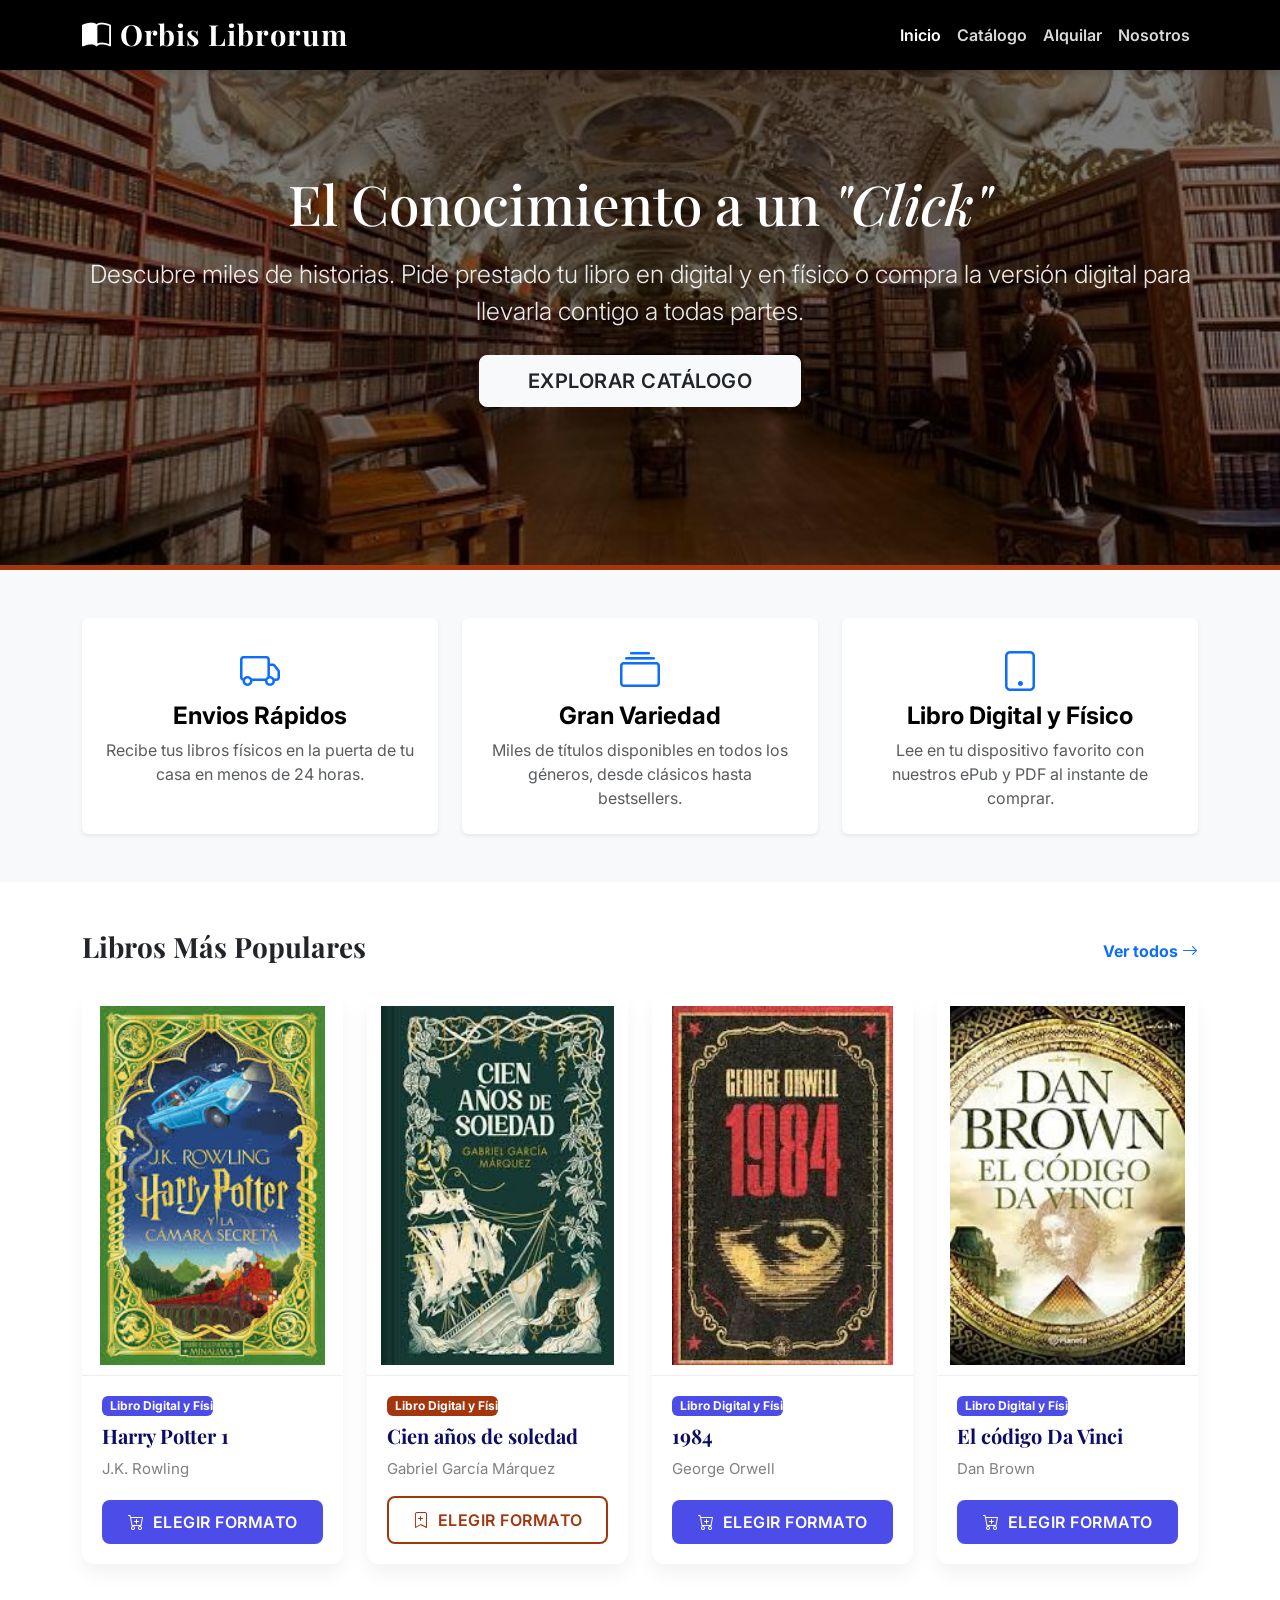
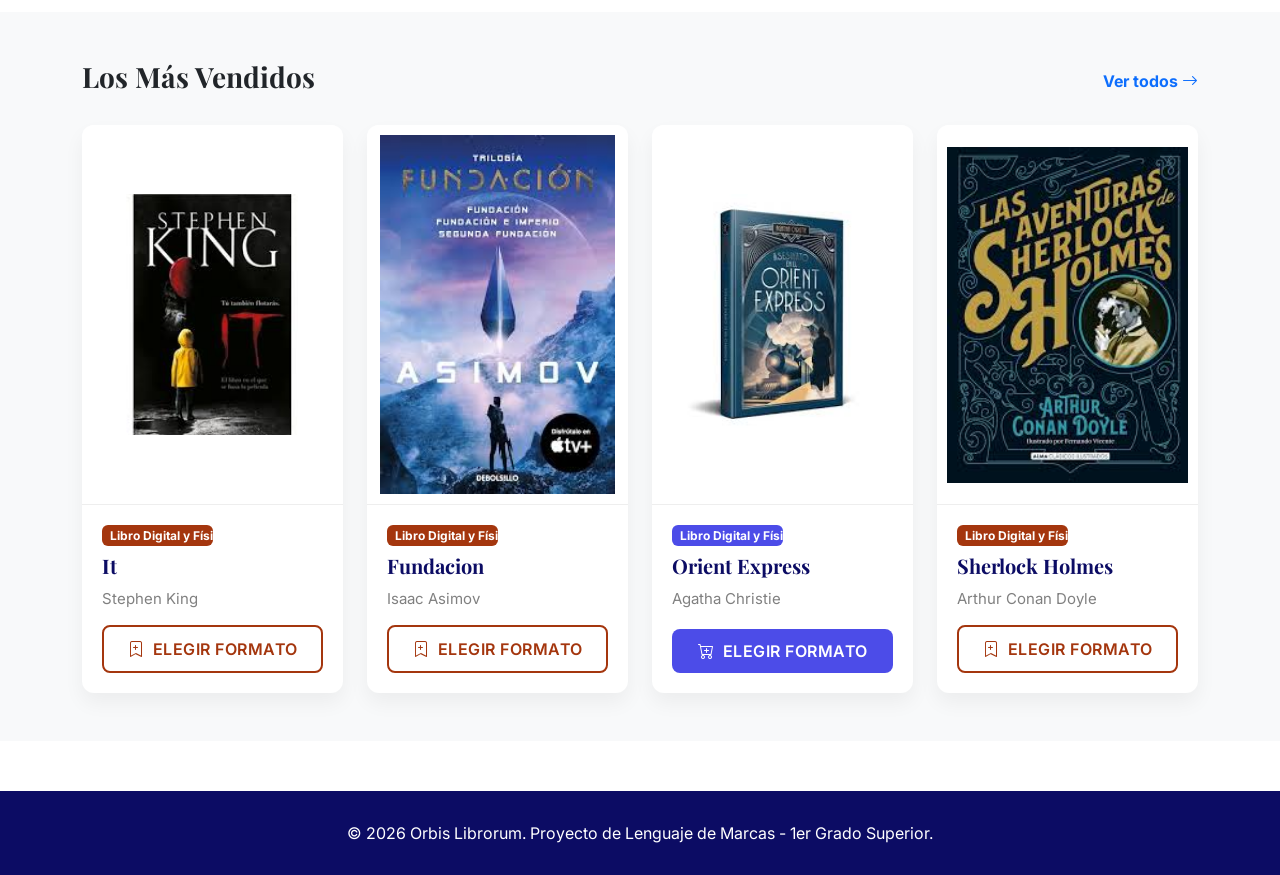
<file: LENGUAJE_DE_MARCAS/HTML/index.html>
<!DOCTYPE html>
<html lang="es">
<head>
    <meta charset="UTF-8">
    <meta name="viewport" content="width=device-width, initial-scale=1.0">
    <title>Orbis Librorum - Inicio</title>
    <meta name="description" content="Gestiona tus prestamos fisicos y compras de libros digitales en Orbis Librorum.">
    <!-- Bootstrap 5 CSS -->
    <link href="https://cdn.jsdelivr.net/npm/bootstrap@5.3.2/dist/css/bootstrap.min.css" rel="stylesheet">
    <!-- Bootstrap Icons -->
    <link rel="stylesheet" href="https://cdn.jsdelivr.net/npm/bootstrap-icons@1.11.1/font/bootstrap-icons.css">
    <!-- Custom CSS -->
    <link rel="stylesheet" href="../CSS/desafio.css">
</head>
<body>
    <!-- Navbar -->
    <nav class="navbar navbar-expand-lg navbar-dark sticky-top">
        <div class="container">
            <a class="navbar-brand" href="index.html"><i class="bi bi-book-half me-2"></i>Orbis Librorum</a>
            <button class="navbar-toggler" type="button" data-bs-toggle="collapse" data-bs-target="#navbarNav">
                <span class="navbar-toggler-icon"></span>
            </button>
            <div class="collapse navbar-collapse justify-content-end" id="navbarNav">
                <ul class="navbar-nav">
                    <li class="nav-item">
                        <a class="nav-link active" href="index.html">Inicio</a>
                    </li>
                    <li class="nav-item">
                        <a class="nav-link" href="catalogo.html">Catálogo</a>
                    </li>
                    <li class="nav-item">
                        <a class="nav-link" href="alquilar.html">Alquilar</a>
                    </li>
                    <li class="nav-item">
                        <a class="nav-link" href="nosotros.html">Nosotros</a>
                    </li>
                </ul>
            </div>
        </div>
    </nav>
   
    <section class="seccion-principal">
        <div class="container">
            <h1 class="titulo-principal">El Conocimiento a un <i>"Click"</i></h1>
            <p class="subtitulo-principal mb-4">Descubre miles de historias. Pide prestado tu libro en digital y en físico o compra la versión digital para llevarla contigo a todas partes.</p>
            <a href="catalogo.html" class="btn btn-light btn-lg px-5 boton-personalizado shadow-sm text-dark">Explorar Catálogo</a>
        </div>
    </section>

    
    <section class="py-5 bg-light">
        <div class="container">
            <div class="row text-center g-4">
                <div class="col-md-4">
                    <div class="p-4 bg-white rounded shadow-sm h-100">
                        <i class="bi bi-truck text-primary mb-3" style="font-size: 2.5rem;"></i>
                        <h4 class="fw-bold">Envios Rápidos</h4>
                        <p class="text-muted mb-0">Recibe tus libros físicos en la puerta de tu casa en menos de 24 horas.</p>
                    </div>
                </div>
                <div class="col-md-4">
                    <div class="p-4 bg-white rounded shadow-sm h-100">
                        <i class="bi bi-collection text-primary mb-3" style="font-size: 2.5rem;"></i>
                        <h4 class="fw-bold">Gran Variedad</h4>
                        <p class="text-muted mb-0">Miles de títulos disponibles en todos los géneros, desde clásicos hasta bestsellers.</p>
                    </div>
                </div>
                <div class="col-md-4">
                    <div class="p-4 bg-white rounded shadow-sm h-100">
                        <i class="bi bi-tablet text-primary mb-3" style="font-size: 2.5rem;"></i>
                        <h4 class="fw-bold">Libro Digital y Físico</h4>
                        <p class="text-muted mb-0">Lee en tu dispositivo favorito con nuestros ePub y PDF al instante de comprar.</p>
                    </div>
                </div>
            </div>
        </div>
    </section>

    <!-- Libros Mas Populares -->
    <section class="py-5">
        <div class="container">
            <div class="d-flex justify-content-between align-items-center mb-4">
                <h3 class="fw-bold text-dark" style="font-family: 'Playfair Display', serif;">Libros Más Populares</h3>
                <a href="catalogo.html" class="text-decoration-none text-primary fw-bold">Ver todos <i class="bi bi-arrow-right"></i></a>
            </div>
            <div class="row g-4">
                <div class="col-12 col-md-6 col-lg-3">
                    <div class="card tarjeta-libro">
                        <img src="../IMAGENES/imagenHARRYPOTTER.jpg" class="card-img-top portada-libro" alt="Harry Potter 1">
                        <div class="card-body d-flex flex-column">
                            <span class="badge etiqueta-digital w-50 mb-2">Libro Digital y Físico</span>
                            <h5 class="titulo-libro">Harry Potter 1</h5>
                            <p class="autor-libro">J.K. Rowling</p>
                            <div class="mt-auto d-grid">
                                <a href="alquilar.html" class="btn boton-personalizado boton-comprar"><i class="bi bi-cart-plus me-1"></i> Elegir Formato</a>
                            </div>
                        </div>
                    </div>
                </div>
                <div class="col-12 col-md-6 col-lg-3">
                    <div class="card tarjeta-libro">
                        <img src="../IMAGENES/imagenCIENAÑOSDESOLEDAD.jpg" class="card-img-top portada-libro" alt="Cien anos de soledad">
                        <div class="card-body d-flex flex-column">
                            <span class="badge etiqueta-fisico w-50 mb-2">Libro Digital y Físico</span>
                            <h5 class="titulo-libro">Cien años de soledad</h5>
                            <p class="autor-libro">Gabriel García Márquez</p>
                            <div class="mt-auto d-grid">
                                <a href="alquilar.html" class="btn boton-personalizado boton-prestar"><i class="bi bi-bookmark-plus me-1"></i> Elegir Formato</a>
                            </div>
                        </div>
                    </div>
                </div>
                <div class="col-12 col-md-6 col-lg-3">
                    <div class="card tarjeta-libro">
                        <img src="../IMAGENES/imagen1984.jpg" class="card-img-top portada-libro" alt="1984">
                        <div class="card-body d-flex flex-column">
                            <span class="badge etiqueta-digital w-50 mb-2">Libro Digital y Físico</span>
                            <h5 class="titulo-libro">1984</h5>
                            <p class="autor-libro">George Orwell</p>
                            <div class="mt-auto d-grid">
                                <a href="alquilar.html" class="btn boton-personalizado boton-comprar"><i class="bi bi-cart-plus me-1"></i> Elegir Formato</a>
                            </div>
                        </div>
                    </div>
                </div>
                <div class="col-12 col-md-6 col-lg-3">
                    <div class="card tarjeta-libro">
                        <img src="../IMAGENES/imagenELCODIGODAVINCI.jpg" class="card-img-top portada-libro" alt="El codigo Da Vinci">
                        <div class="card-body d-flex flex-column">
                            <span class="badge etiqueta-digital w-50 mb-2">Libro Digital y Físico</span>
                            <h5 class="titulo-libro">El código Da Vinci</h5>
                            <p class="autor-libro">Dan Brown</p>
                            <div class="mt-auto d-grid">
                                <a href="alquilar.html" class="btn boton-personalizado boton-comprar"><i class="bi bi-cart-plus me-1"></i> Elegir Formato</a>
                            </div>
                        </div>
                    </div>
                </div>
            </div>
        </div>
    </section>

    <!-- Libros Mas Vendidos -->
    <section class="py-5 bg-light">
        <div class="container">
            <div class="d-flex justify-content-between align-items-center mb-4">
                <h3 class="fw-bold text-dark" style="font-family: 'Playfair Display', serif;">Los Más Vendidos</h3>
                <a href="catalogo.html" class="text-decoration-none text-primary fw-bold">Ver todos <i class="bi bi-arrow-right"></i></a>
            </div>
            <div class="row g-4">
                <div class="col-12 col-md-6 col-lg-3">
                    <div class="card tarjeta-libro">
                        <img src="../IMAGENES/imagenIT.jpg" class="card-img-top portada-libro" alt="It">
                        <div class="card-body d-flex flex-column">
                            <span class="badge etiqueta-fisico w-50 mb-2">Libro Digital y Físico</span>
                            <h5 class="titulo-libro">It</h5>
                            <p class="autor-libro">Stephen King</p>
                            <div class="mt-auto d-grid">
                                <a href="alquilar.html" class="btn boton-personalizado boton-prestar"><i class="bi bi-bookmark-plus me-1"></i> Elegir Formato</a>
                            </div>
                        </div>
                    </div>
                </div>
                <div class="col-12 col-md-6 col-lg-3">
                    <div class="card tarjeta-libro">
                        <img src="../IMAGENES/imagenFUNDACION.jpg" class="card-img-top portada-libro" alt="Fundacion">
                        <div class="card-body d-flex flex-column">
                            <span class="badge etiqueta-fisico w-50 mb-2">Libro Digital y Físico</span>
                            <h5 class="titulo-libro">Fundacion</h5>
                            <p class="autor-libro">Isaac Asimov</p>
                            <div class="mt-auto d-grid">
                                <a href="alquilar.html" class="btn boton-personalizado boton-prestar"><i class="bi bi-bookmark-plus me-1"></i> Elegir Formato</a>
                            </div>
                        </div>
                    </div>
                </div>
                <div class="col-12 col-md-6 col-lg-3">
                    <div class="card tarjeta-libro">
                        <img src="../IMAGENES/imagenORIENTEXPRESS.jpg" class="card-img-top portada-libro" alt="Orient Express">
                        <div class="card-body d-flex flex-column">
                            <span class="badge etiqueta-digital w-50 mb-2">Libro Digital y Físico</span>
                            <h5 class="titulo-libro">Orient Express</h5>
                            <p class="autor-libro">Agatha Christie</p>
                            <div class="mt-auto d-grid">
                                <a href="alquilar.html" class="btn boton-personalizado boton-comprar"><i class="bi bi-cart-plus me-1"></i> Elegir Formato</a>
                            </div>
                        </div>
                    </div>
                </div>
                <div class="col-12 col-md-6 col-lg-3">
                    <div class="card tarjeta-libro">
                        <img src="../IMAGENES/imagenSherlok.jpg" class="card-img-top portada-libro" alt="Sherlock Holmes">
                        <div class="card-body d-flex flex-column">
                            <span class="badge etiqueta-fisico w-50 mb-2">Libro Digital y Físico</span>
                            <h5 class="titulo-libro">Sherlock Holmes</h5>
                            <p class="autor-libro">Arthur Conan Doyle</p>
                            <div class="mt-auto d-grid">
                                <a href="alquilar.html" class="btn boton-personalizado boton-prestar"><i class="bi bi-bookmark-plus me-1"></i> Elegir Formato</a>
                            </div>
                        </div>
                    </div>
                </div>
            </div>
        </div>
    </section>

    <!-- Footer -->
    <footer>
        <div class="container">
            <p class="mb-0">&copy; 2026 Orbis Librorum. Proyecto de Lenguaje de Marcas - 1er Grado Superior.</p>
        </div>
    </footer>

    <!-- Bootstrap JS Bundle -->
    <script src="https://cdn.jsdelivr.net/npm/bootstrap@5.3.2/dist/js/bootstrap.bundle.min.js"></script>
</body>
</html>
</file>
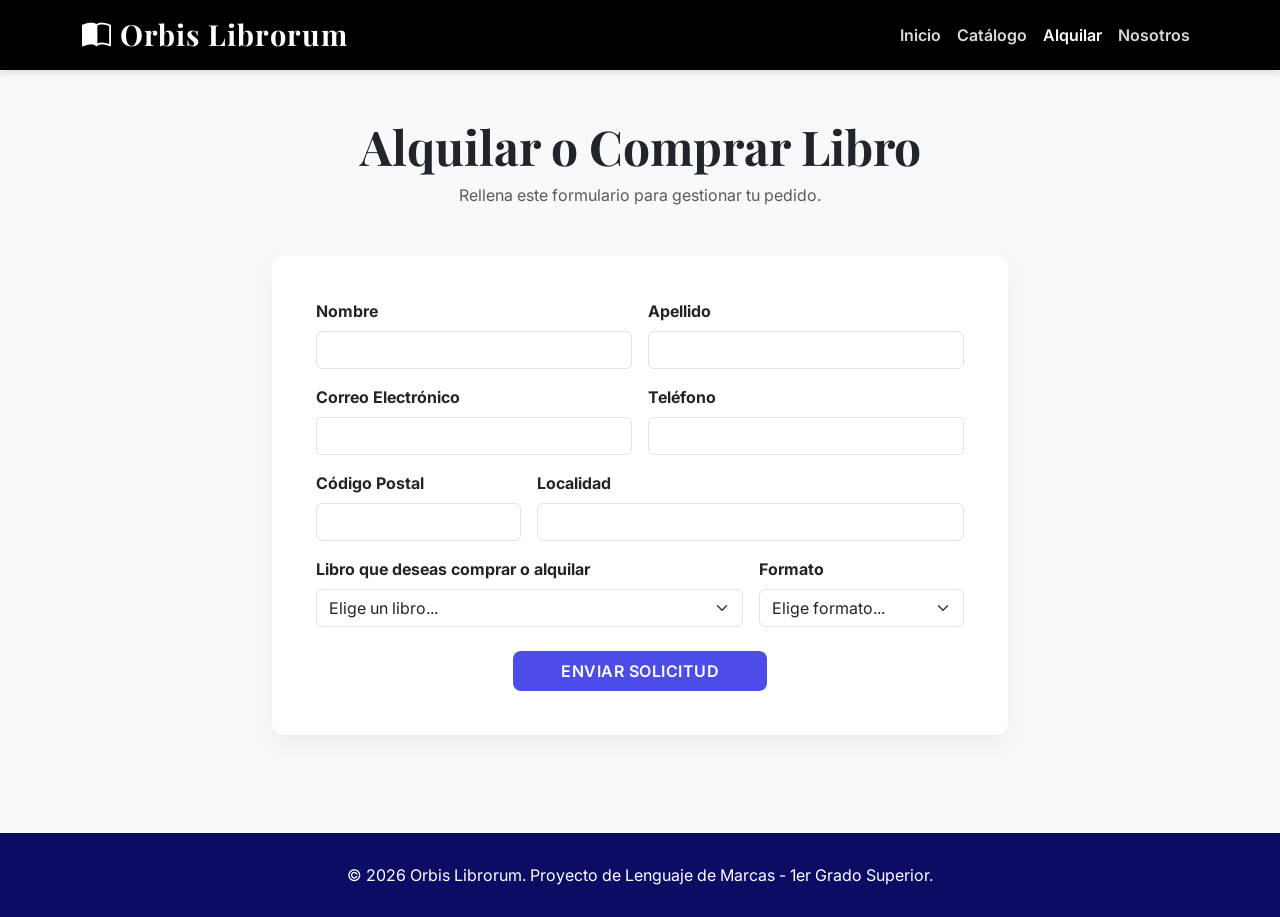
<file: LENGUAJE_DE_MARCAS/HTML/alquilar.html>
<!DOCTYPE html>
<html lang="es">
<head>
    <meta charset="UTF-8">
    <meta name="viewport" content="width=device-width, initial-scale=1.0">
    <title>Orbis Librorum - Alquilar</title>
    <!-- Bootstrap 5 CSS -->
    <link href="https://cdn.jsdelivr.net/npm/bootstrap@5.3.2/dist/css/bootstrap.min.css" rel="stylesheet">
    <!-- Bootstrap Icons -->
    <link rel="stylesheet" href="https://cdn.jsdelivr.net/npm/bootstrap-icons@1.11.1/font/bootstrap-icons.css">
    <link rel="stylesheet" href="../CSS/desafio.css">
</head>
<body class="bg-light">
    <!-- Navbar -->
    <nav class="navbar navbar-expand-lg navbar-dark sticky-top">
        <div class="container">
            <a class="navbar-brand" href="index.html"><i class="bi bi-book-half me-2"></i>Orbis Librorum</a>
            <button class="navbar-toggler" type="button" data-bs-toggle="collapse" data-bs-target="#navbarNav">
                <span class="navbar-toggler-icon"></span>
            </button>
            <div class="collapse navbar-collapse justify-content-end" id="navbarNav">
                <ul class="navbar-nav">
                    <li class="nav-item">
                        <a class="nav-link" href="index.html">Inicio</a>
                    </li>
                    <li class="nav-item">
                        <a class="nav-link" href="catalogo.html">Catálogo</a>
                    </li>
                    <li class="nav-item">
                        <a class="nav-link active" href="alquilar.html">Alquilar</a>
                    </li>
                    <li class="nav-item">
                        <a class="nav-link" href="nosotros.html">Nosotros</a>
                    </li>
                </ul>
            </div>
        </div>
    </nav>

    <!-- Seccion Alquilar / Formulario -->
    <section class="py-5 bg-light">
        <div class="container">
            <div class="text-center mb-5">
                <h2 class="display-5 fw-bold text-dark" style="font-family: 'Playfair Display', serif;">Alquilar o Comprar Libro</h2>
                <p class="text-muted">Rellena este formulario para gestionar tu pedido.</p>
            </div>
            <div class="row justify-content-center">
                <div class="col-md-10 col-lg-8">
                    <div class="card tarjeta-libro p-4">
                        <div class="card-body">
                            <form action="#" method="POST">
                                <div class="row g-3">
                                    <div class="col-md-6">
                                        <label for="nombre" class="form-label fw-bold">Nombre</label>
                                        <input type="text" class="form-control" id="nombre" required>
                                    </div>
                                    <div class="col-md-6">
                                        <label for="apellido" class="form-label fw-bold">Apellido</label>
                                        <input type="text" class="form-control" id="apellido" required>
                                    </div>
                                    <div class="col-md-6">
                                        <label for="correo" class="form-label fw-bold">Correo Electrónico</label>
                                        <input type="email" class="form-control" id="correo" required>
                                    </div>
                                    <div class="col-md-6">
                                        <label for="telefono" class="form-label fw-bold">Teléfono</label>
                                        <input type="tel" class="form-control" id="telefono" required>
                                    </div>
                                    <div class="col-md-4">
                                        <label for="codigo-postal" class="form-label fw-bold">Código Postal</label>
                                        <input type="text" class="form-control" id="codigo-postal" required>
                                    </div>
                                    <div class="col-md-8">
                                        <label for="localidad" class="form-label fw-bold">Localidad</label>
                                        <input type="text" class="form-control" id="localidad" required>
                                    </div>
                                    <div class="col-md-8">
                                        <label for="libro-seleccion" class="form-label fw-bold">Libro que deseas comprar o alquilar</label>
                                        <select class="form-select" id="libro-seleccion" required>
                                            <option value="" selected disabled>Elige un libro...</option>
                                            <option value="1">Cien años de soledad</option>
                                            <option value="2">Harry Potter 1</option>
                                            <option value="3">It</option>
                                            <option value="4">Orient Express</option>
                                            <option value="5">1984</option>
                                            <option value="6">Fundación</option>
                                            <option value="7">Orgullo y prejuicio</option>
                                            <option value="8">El coronel no tiene quién le escriba</option>
                                            <option value="9">Misery</option>
                                            <option value="10">Emma</option>
                                            <option value="11">La llamada de Cthulhu</option>
                                            <option value="12">Sherlock Holmes</option>
                                            <option value="13">Viaje al centro de la Tierra</option>
                                            <option value="14">Veinte poemas de amor</option>
                                            <option value="15">El código Da Vinci</option>
                                        </select>
                                    </div>
                                    <div class="col-md-4">
                                        <label for="formato-seleccion" class="form-label fw-bold">Formato</label>
                                        <select class="form-select" id="formato-seleccion" required>
                                            <option value="" selected disabled>Elige formato...</option>
                                            <option value="digital">Libro Digital</option>
                                            <option value="fisico">Libro Físico</option>
                                        </select>
                                    </div>
                                    <div class="col-12 text-center mt-4">
                                        <button type="submit" class="btn boton-personalizado boton-comprar px-5 py-2">Enviar Solicitud</button>
                                    </div>
                                </div>
                            </form>
                        </div>
                    </div>
                </div>
            </div>
        </div>
    </section>

    <!-- Footer -->
    <footer>
        <div class="container">
            <p class="mb-0">&copy; 2026 Orbis Librorum. Proyecto de Lenguaje de Marcas - 1er Grado Superior.</p>
        </div>
    </footer>

    <!-- Bootstrap JS Bundle -->
    <script src="https://cdn.jsdelivr.net/npm/bootstrap@5.3.2/dist/js/bootstrap.bundle.min.js"></script>
</body>
</html>
</file>
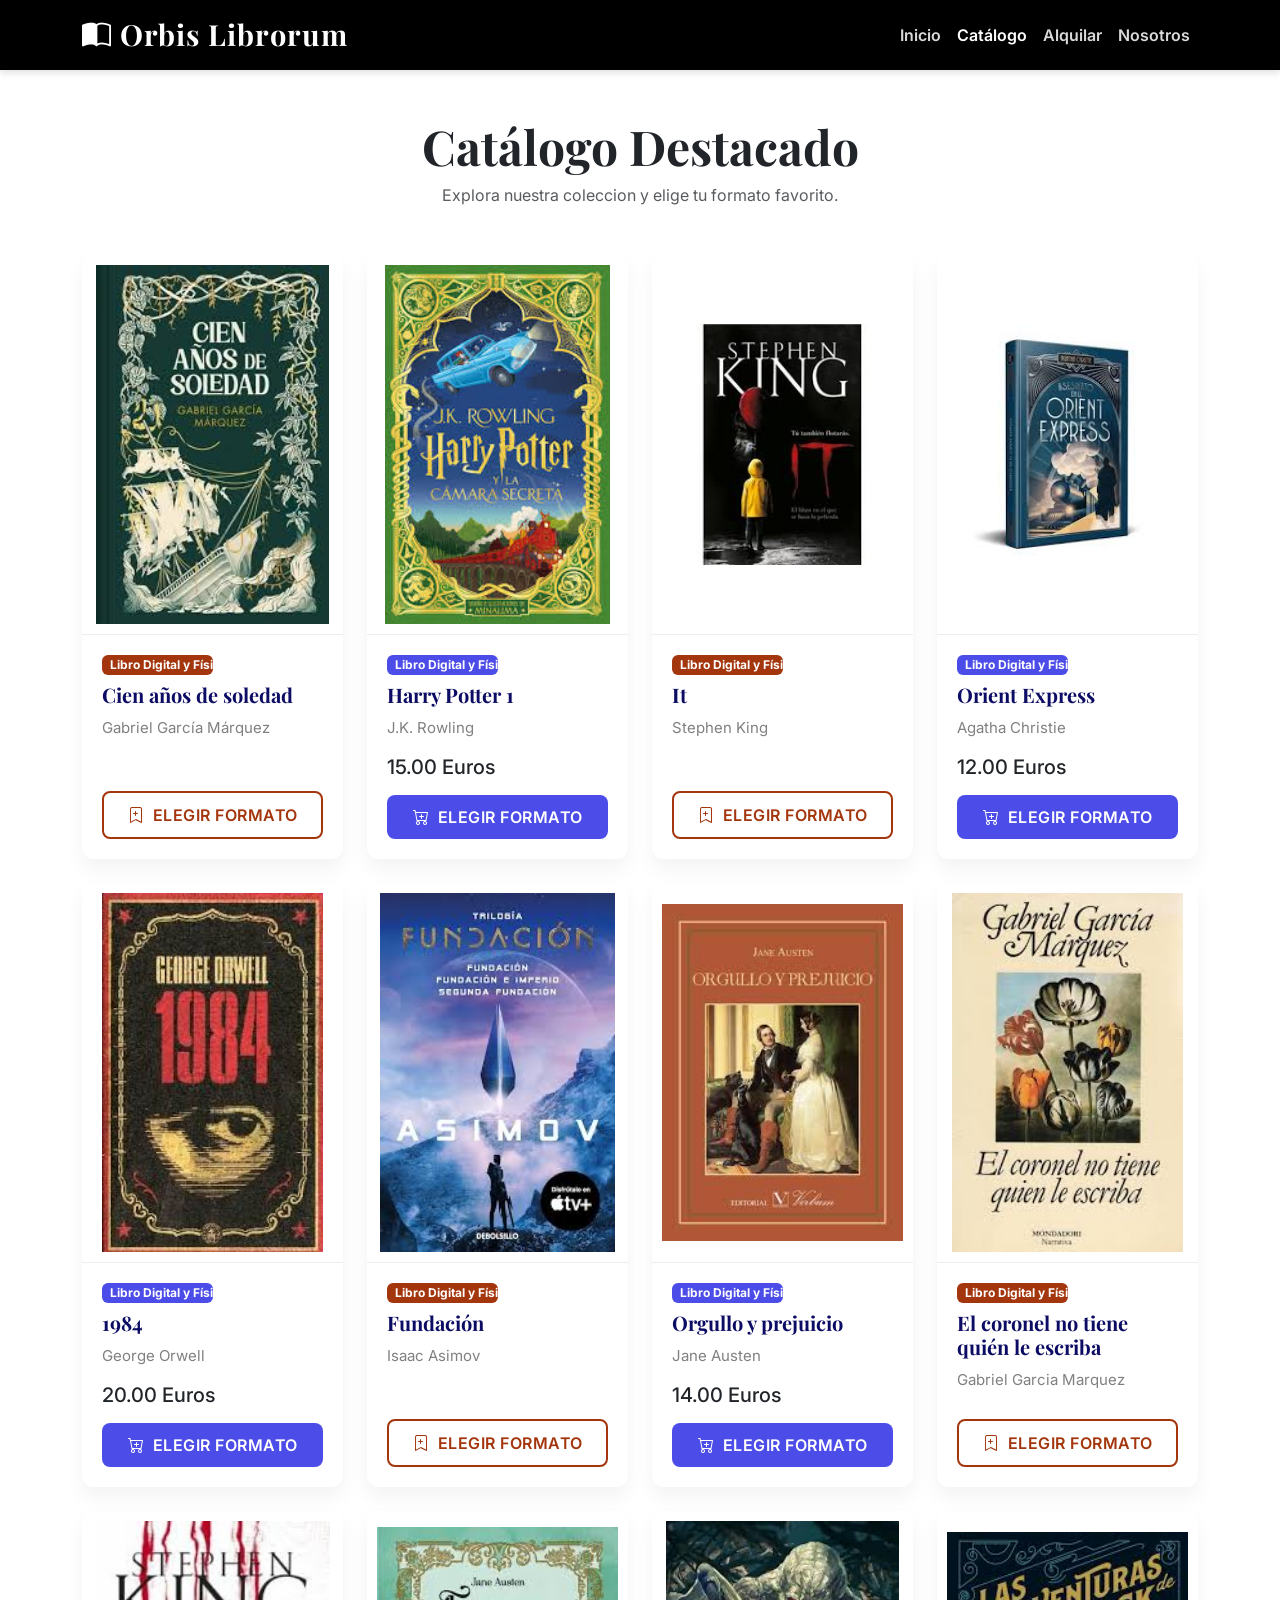
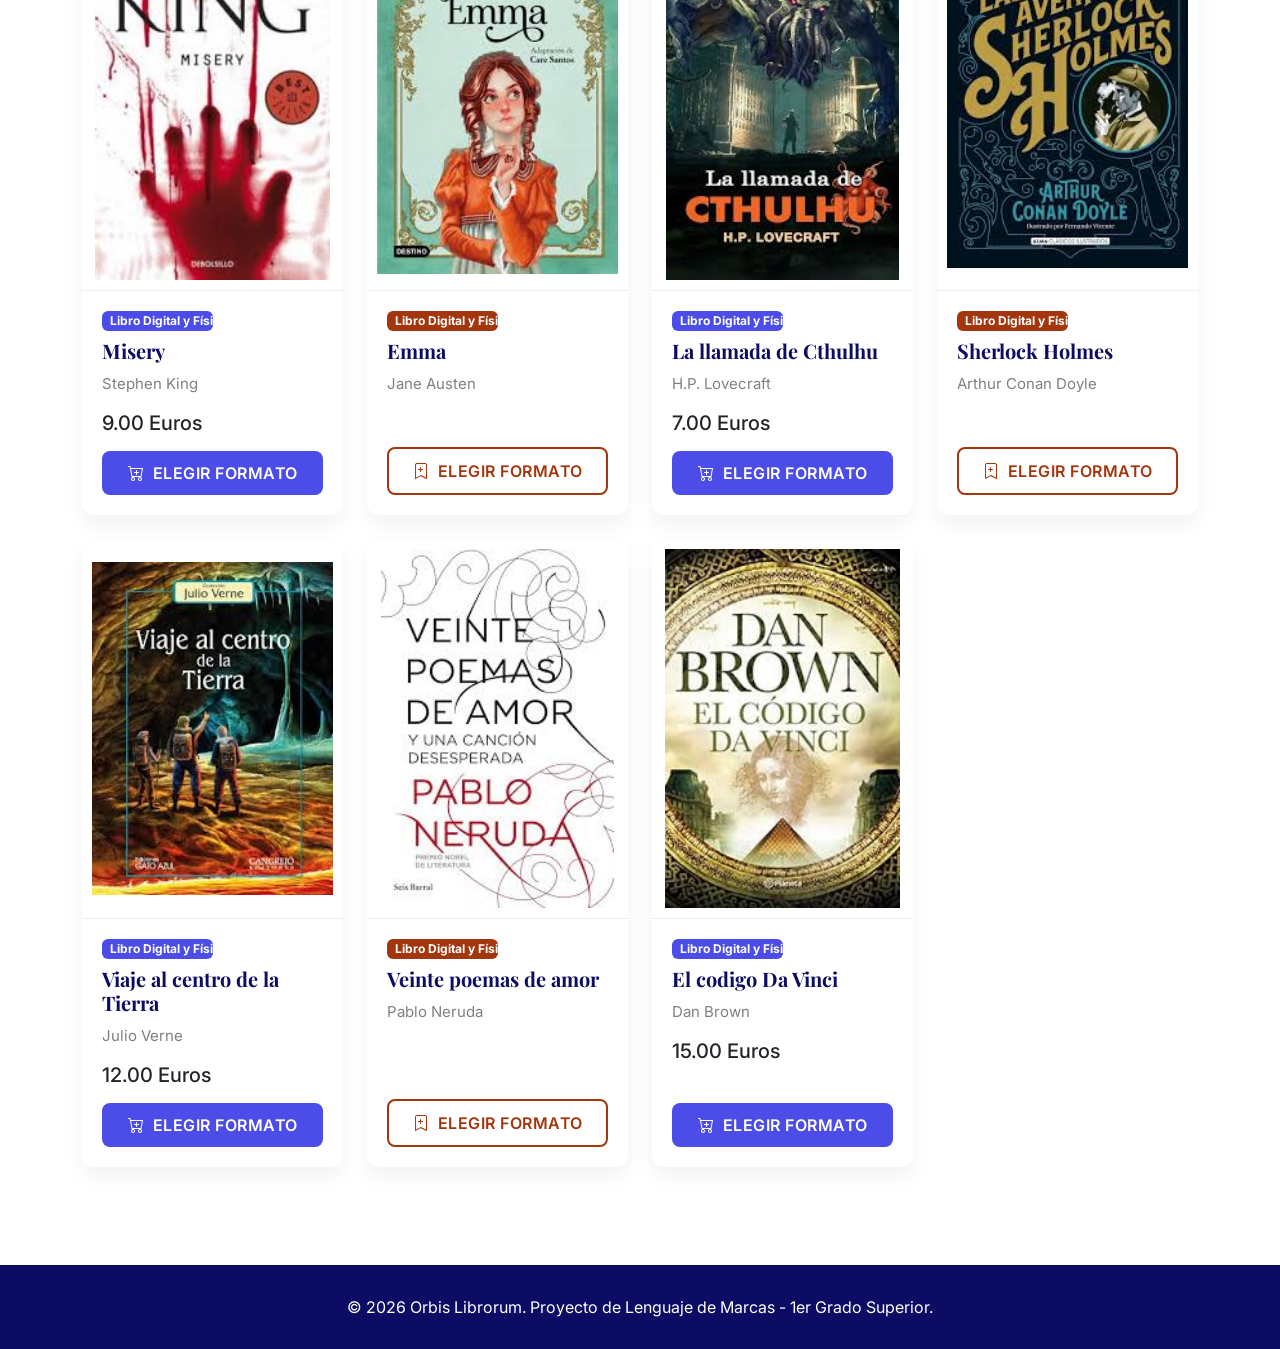
<file: LENGUAJE_DE_MARCAS/HTML/catalogo.html>
<!DOCTYPE html>
<html lang="es">
<head>
    <meta charset="UTF-8">
    <meta name="viewport" content="width=device-width, initial-scale=1.0">
    <title>Orbis Librorum - Catálogo</title>
    <!-- Bootstrap 5 CSS -->
    <link href="https://cdn.jsdelivr.net/npm/bootstrap@5.3.2/dist/css/bootstrap.min.css" rel="stylesheet">
    <!-- Bootstrap Icons -->
    <link rel="stylesheet" href="https://cdn.jsdelivr.net/npm/bootstrap-icons@1.11.1/font/bootstrap-icons.css">
    <!-- Custom CSS -->
    <link rel="stylesheet" href="../CSS/desafio.css">
</head>
<body>
    <!-- Navbar -->
    <nav class="navbar navbar-expand-lg navbar-dark sticky-top">
        <div class="container">
            <a class="navbar-brand" href="index.html"><i class="bi bi-book-half me-2"></i>Orbis Librorum</a>
            <button class="navbar-toggler" type="button" data-bs-toggle="collapse" data-bs-target="#navbarNav">
                <span class="navbar-toggler-icon"></span>
            </button>
            <div class="collapse navbar-collapse justify-content-end" id="navbarNav">
                <ul class="navbar-nav">
                    <li class="nav-item">
                        <a class="nav-link" href="index.html">Inicio</a>
                    </li>
                    <li class="nav-item">
                        <a class="nav-link active" href="catalogo.html">Catálogo</a>
                    </li>
                    <li class="nav-item">
                        <a class="nav-link" href="alquilar.html">Alquilar</a>
                    </li>
                    <li class="nav-item">
                        <a class="nav-link" href="nosotros.html">Nosotros</a>
                    </li>
                </ul>
            </div>
        </div>
    </nav>

    <section class="py-5">
        <div class="container">
            <div class="text-center mb-5">
                <h2 class="display-5 fw-bold text-dark" style="font-family: 'Playfair Display', serif;">Catálogo Destacado</h2>
                <p class="text-muted">Explora nuestra coleccion y elige tu formato favorito.</p>
            </div>
            
            <div class="row g-4">
                <!-- Book 1 -->
                <div class="col-12 col-md-6 col-lg-3">
                    <div class="card tarjeta-libro">
                        <img src="../IMAGENES/imagenCIENAÑOSDESOLEDAD.jpg" class="card-img-top portada-libro" alt="Cien anos de soledad">
                        <div class="card-body d-flex flex-column">
                            <span class="badge etiqueta-fisico w-50 mb-2">Libro Digital y Físico</span>
                            <h5 class="titulo-libro">Cien años de soledad</h5>
                            <p class="autor-libro">Gabriel García Márquez</p>
                            <div class="mt-auto d-grid">
                                <a href="alquilar.html" class="btn boton-personalizado boton-prestar"><i class="bi bi-bookmark-plus me-1"></i> Elegir Formato</a>
                            </div>
                        </div>
                    </div>
                </div>
                <!-- Book 2 -->
                <div class="col-12 col-md-6 col-lg-3">
                    <div class="card tarjeta-libro">
                        <img src="../IMAGENES/imagenHARRYPOTTER.jpg" class="card-img-top portada-libro" alt="Harry Potter 1">
                        <div class="card-body d-flex flex-column">
                            <span class="badge etiqueta-digital w-50 mb-2">Libro Digital y Físico</span>
                            <h5 class="titulo-libro">Harry Potter 1</h5>
                            <p class="autor-libro">J.K. Rowling</p>
                            <p class="h5 text-dark mb-3">15.00 Euros</p>
                            <div class="mt-auto d-grid">
                                <a href="alquilar.html" class="btn boton-personalizado boton-comprar"><i class="bi bi-cart-plus me-1"></i> Elegir Formato</a>
                            </div>
                        </div>
                    </div>
                </div>
                <!-- Book 3 -->
                <div class="col-12 col-md-6 col-lg-3">
                    <div class="card tarjeta-libro">
                        <img src="../IMAGENES/imagenIT.jpg" class="card-img-top portada-libro" alt="It">
                        <div class="card-body d-flex flex-column">
                            <span class="badge etiqueta-fisico w-50 mb-2">Libro Digital y Físico</span>
                            <h5 class="titulo-libro">It</h5>
                            <p class="autor-libro">Stephen King</p>
                            <div class="mt-auto d-grid">
                                <a href="alquilar.html" class="btn boton-personalizado boton-prestar"><i class="bi bi-bookmark-plus me-1"></i> Elegir Formato</a>
                            </div>
                        </div>
                    </div>
                </div>
                <!-- Book 4 -->
                <div class="col-12 col-md-6 col-lg-3">
                    <div class="card tarjeta-libro">
                        <img src="../IMAGENES/imagenORIENTEXPRESS.jpg" class="card-img-top portada-libro" alt="Orient Express">
                        <div class="card-body d-flex flex-column">
                            <span class="badge etiqueta-digital w-50 mb-2">Libro Digital y Físico</span>
                            <h5 class="titulo-libro">Orient Express</h5>
                            <p class="autor-libro">Agatha Christie</p>
                            <p class="h5 text-dark mb-3">12.00 Euros</p>
                            <div class="mt-auto d-grid">
                                <a href="alquilar.html" class="btn boton-personalizado boton-comprar"><i class="bi bi-cart-plus me-1"></i> Elegir Formato</a>
                            </div>
                        </div>
                    </div>
                </div>
                <!-- Book 5 -->
                <div class="col-12 col-md-6 col-lg-3">
                    <div class="card tarjeta-libro">
                        <img src="../IMAGENES/imagen1984.jpg" class="card-img-top portada-libro" alt="1984">
                        <div class="card-body d-flex flex-column">
                            <span class="badge etiqueta-digital w-50 mb-2">Libro Digital y Físico</span>
                            <h5 class="titulo-libro">1984</h5>
                            <p class="autor-libro">George Orwell</p>
                            <p class="h5 text-dark mb-3">20.00 Euros</p>
                            <div class="mt-auto d-grid">
                                <a href="alquilar.html" class="btn boton-personalizado boton-comprar"><i class="bi bi-cart-plus me-1"></i> Elegir Formato</a>
                            </div>
                        </div>
                    </div>
                </div>
                <!-- Book 6 -->
                <div class="col-12 col-md-6 col-lg-3">
                    <div class="card tarjeta-libro">
                        <img src="../IMAGENES/imagenFUNDACION.jpg" class="card-img-top portada-libro" alt="Fundacion">
                        <div class="card-body d-flex flex-column">
                            <span class="badge etiqueta-fisico w-50 mb-2">Libro Digital y Físico</span>
                            <h5 class="titulo-libro">Fundación</h5>
                            <p class="autor-libro">Isaac Asimov</p>
                            <div class="mt-auto d-grid">
                                <a href="alquilar.html" class="btn boton-personalizado boton-prestar"><i class="bi bi-bookmark-plus me-1"></i> Elegir Formato</a>
                            </div>
                        </div>
                    </div>
                </div>
                <!-- Book 7 -->
                <div class="col-12 col-md-6 col-lg-3">
                    <div class="card tarjeta-libro">
                        <img src="../IMAGENES/imagenORGULLOYPREJUICIO.jpg" class="card-img-top portada-libro" alt="Orgullo y prejuicio">
                        <div class="card-body d-flex flex-column">
                            <span class="badge etiqueta-digital w-50 mb-2">Libro Digital y Físico</span>
                            <h5 class="titulo-libro">Orgullo y prejuicio</h5>
                            <p class="autor-libro">Jane Austen</p>
                            <p class="h5 text-dark mb-3">14.00 Euros</p>
                            <div class="mt-auto d-grid">
                                <a href="alquilar.html" class="btn boton-personalizado boton-comprar"><i class="bi bi-cart-plus me-1"></i> Elegir Formato</a>
                            </div>
                        </div>
                    </div>
                </div>
                <!-- Book 8 -->
                <div class="col-12 col-md-6 col-lg-3">
                    <div class="card tarjeta-libro">
                        <img src="../IMAGENES/imagenELCORONELNOTIENE.jpg" class="card-img-top portada-libro" alt="El coronel no tiene quien le escriba">
                        <div class="card-body d-flex flex-column">
                            <span class="badge etiqueta-fisico w-50 mb-2">Libro Digital y Físico</span>
                            <h5 class="titulo-libro">El coronel no tiene quién le escriba</h5>
                            <p class="autor-libro">Gabriel Garcia Marquez</p>
                            <div class="mt-auto d-grid">
                                <a href="alquilar.html" class="btn boton-personalizado boton-prestar"><i class="bi bi-bookmark-plus me-1"></i> Elegir Formato</a>
                            </div>
                        </div>
                    </div>
                </div>
                <!-- Book 9 -->
                <div class="col-12 col-md-6 col-lg-3">
                    <div class="card tarjeta-libro">
                        <img src="../IMAGENES/imagenMISERY.jpg" class="card-img-top portada-libro" alt="Misery">
                        <div class="card-body d-flex flex-column">
                            <span class="badge etiqueta-digital w-50 mb-2">Libro Digital y Físico</span>
                            <h5 class="titulo-libro">Misery</h5>
                            <p class="autor-libro">Stephen King</p>
                            <p class="h5 text-dark mb-3">9.00 Euros</p>
                            <div class="mt-auto d-grid">
                                <a href="alquilar.html" class="btn boton-personalizado boton-comprar"><i class="bi bi-cart-plus me-1"></i> Elegir Formato</a>
                            </div>
                        </div>
                    </div>
                </div>
                <!-- Book 10 -->
                <div class="col-12 col-md-6 col-lg-3">
                    <div class="card tarjeta-libro">
                        <img src="../IMAGENES/imagenEMMA.jpg" class="card-img-top portada-libro" alt="Emma">
                        <div class="card-body d-flex flex-column">
                            <span class="badge etiqueta-fisico w-50 mb-2">Libro Digital y Físico</span>
                            <h5 class="titulo-libro">Emma</h5>
                            <p class="autor-libro">Jane Austen</p>
                            <div class="mt-auto d-grid">
                                <a href="alquilar.html" class="btn boton-personalizado boton-prestar"><i class="bi bi-bookmark-plus me-1"></i> Elegir Formato</a>
                            </div>
                        </div>
                    </div>
                </div>
                <!-- Book 11 -->
                <div class="col-12 col-md-6 col-lg-3">
                    <div class="card tarjeta-libro">
                        <img src="../IMAGENES/imagenLALLAMADADE.jpg" class="card-img-top portada-libro" alt="La llamada de Cthulhu">
                        <div class="card-body d-flex flex-column">
                            <span class="badge etiqueta-digital w-50 mb-2">Libro Digital y Físico</span>
                            <h5 class="titulo-libro">La llamada de Cthulhu</h5>
                            <p class="autor-libro">H.P. Lovecraft</p>
                            <p class="h5 text-dark mb-3">7.00 Euros</p>
                            <div class="mt-auto d-grid">
                                <a href="alquilar.html" class="btn boton-personalizado boton-comprar"><i class="bi bi-cart-plus me-1"></i> Elegir Formato</a>
                            </div>
                        </div>
                    </div>
                </div>
                <!-- Book 12 -->
                <div class="col-12 col-md-6 col-lg-3">
                    <div class="card tarjeta-libro">
                        <img src="../IMAGENES/imagenSherlok.jpg" class="card-img-top portada-libro" alt="Sherlock Holmes">
                        <div class="card-body d-flex flex-column">
                            <span class="badge etiqueta-fisico w-50 mb-2">Libro Digital y Físico</span>
                            <h5 class="titulo-libro">Sherlock Holmes</h5>
                            <p class="autor-libro">Arthur Conan Doyle</p>
                            <div class="mt-auto d-grid">
                                <a href="alquilar.html" class="btn boton-personalizado boton-prestar"><i class="bi bi-bookmark-plus me-1"></i> Elegir Formato</a>
                            </div>
                        </div>
                    </div>
                </div>
                <!-- Book 13 -->
                <div class="col-12 col-md-6 col-lg-3">
                    <div class="card tarjeta-libro">
                        <img src="../IMAGENES/imagenVIAJEALCENTRO.jpg" class="card-img-top portada-libro" alt="Viaje al centro de la Tierra">
                        <div class="card-body d-flex flex-column">
                            <span class="badge etiqueta-digital w-50 mb-2">Libro Digital y Físico</span>
                            <h5 class="titulo-libro">Viaje al centro de la Tierra</h5>
                            <p class="autor-libro">Julio Verne</p>
                            <p class="h5 text-dark mb-3">12.00 Euros</p>
                            <div class="mt-auto d-grid">
                                <a href="alquilar.html" class="btn boton-personalizado boton-comprar"><i class="bi bi-cart-plus me-1"></i> Elegir Formato</a>
                            </div>
                        </div>
                    </div>
                </div>
                <!-- Book 14 -->
                <div class="col-12 col-md-6 col-lg-3">
                    <div class="card tarjeta-libro">
                        <img src="../IMAGENES/imagenVEINTEPOEMAS.jpg" class="card-img-top portada-libro" alt="Veinte poemas de amor">
                        <div class="card-body d-flex flex-column">
                            <span class="badge etiqueta-fisico w-50 mb-2">Libro Digital y Físico</span>
                            <h5 class="titulo-libro">Veinte poemas de amor</h5>
                            <p class="autor-libro">Pablo Neruda</p>
                            <div class="mt-auto d-grid">
                                <a href="alquilar.html" class="btn boton-personalizado boton-prestar"><i class="bi bi-bookmark-plus me-1"></i> Elegir Formato</a>
                            </div>
                        </div>
                    </div>
                </div>
                <!-- Book 15 -->
                <div class="col-12 col-md-6 col-lg-3">
                    <div class="card tarjeta-libro">
                        <img src="../IMAGENES/imagenELCODIGODAVINCI.jpg" class="card-img-top portada-libro" alt="El codigo Da Vinci">
                        <div class="card-body d-flex flex-column">
                            <span class="badge etiqueta-digital w-50 mb-2">Libro Digital y Físico</span>
                            <h5 class="titulo-libro">El codigo Da Vinci</h5>
                            <p class="autor-libro">Dan Brown</p>
                            <p class="h5 text-dark mb-3">15.00 Euros</p>
                            <div class="mt-auto d-grid">
                                <a href="alquilar.html" class="btn boton-personalizado boton-comprar"><i class="bi bi-cart-plus me-1"></i> Elegir Formato</a>
                            </div>
                        </div>
                    </div>
                </div>
            </div>
        </div>
    </section>

    <!-- Footer -->
    <footer>
        <div class="container">
            <p class="mb-0">&copy; 2026 Orbis Librorum. Proyecto de Lenguaje de Marcas - 1er Grado Superior.</p>
        </div>
    </footer>

    <!-- Bootstrap JS Bundle -->
    <script src="https://cdn.jsdelivr.net/npm/bootstrap@5.3.2/dist/js/bootstrap.bundle.min.js"></script>
</body>
</html>
</file>
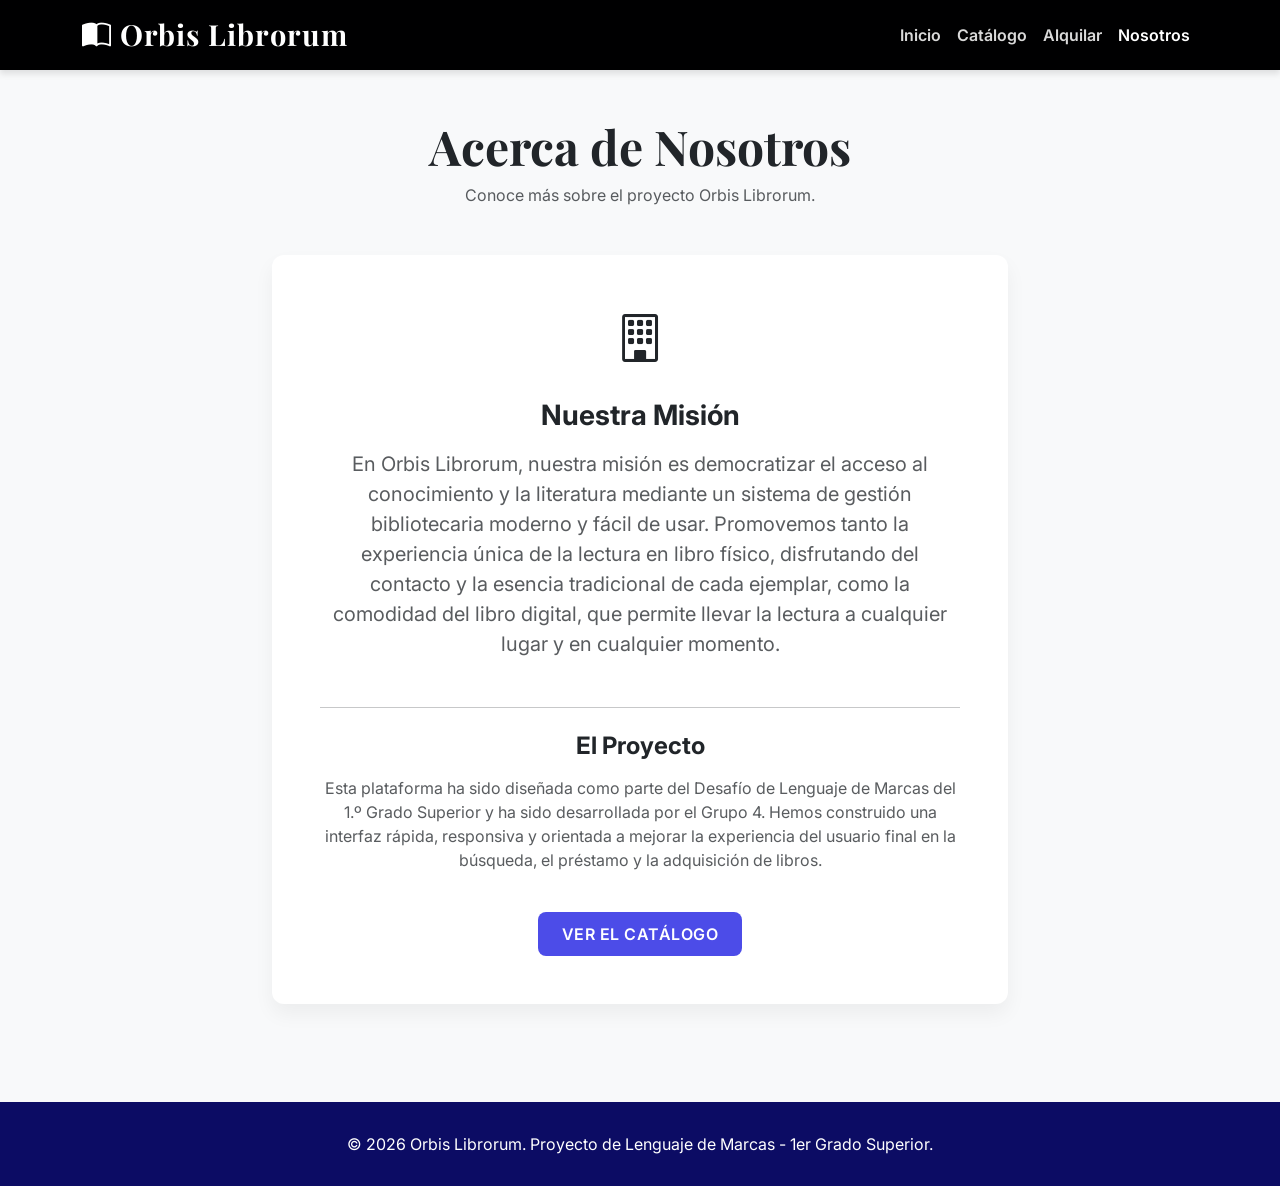
<file: LENGUAJE_DE_MARCAS/HTML/nosotros.html>
<!DOCTYPE html>
<html lang="es">
<head>
    <meta charset="UTF-8">
    <meta name="viewport" content="width=device-width, initial-scale=1.0">
    <title>Orbis Librorum - Nosotros</title>
    <!-- Bootstrap 5 CSS -->
    <link href="https://cdn.jsdelivr.net/npm/bootstrap@5.3.2/dist/css/bootstrap.min.css" rel="stylesheet">
    <!-- Bootstrap Icons -->
    <link rel="stylesheet" href="https://cdn.jsdelivr.net/npm/bootstrap-icons@1.11.1/font/bootstrap-icons.css">
    <!-- Custom CSS -->
    <link rel="stylesheet" href="../CSS/desafio.css">
</head>
<body class="bg-light">
    <!-- Navbar -->
    <nav class="navbar navbar-expand-lg navbar-dark sticky-top">
        <div class="container">
            <a class="navbar-brand" href="index.html"><i class="bi bi-book-half me-2"></i>Orbis Librorum</a>
            <button class="navbar-toggler" type="button" data-bs-toggle="collapse" data-bs-target="#navbarNav">
                <span class="navbar-toggler-icon"></span>
            </button>
            <div class="collapse navbar-collapse justify-content-end" id="navbarNav">
                <ul class="navbar-nav">
                    <li class="nav-item">
                        <a class="nav-link" href="index.html">Inicio</a>
                    </li>
                    <li class="nav-item">
                        <a class="nav-link" href="catalogo.html">Catálogo</a>
                    </li>
                    <li class="nav-item">
                        <a class="nav-link" href="alquilar.html">Alquilar</a>
                    </li>
                    <li class="nav-item">
                        <a class="nav-link active" href="nosotros.html">Nosotros</a>
                    </li>
                </ul>
            </div>
        </div>
    </nav>

    <!-- Nosotros Section -->
    <section class="py-5">
        <div class="container">
            <div class="text-center mb-5">
                <h2 class="display-5 fw-bold text-dark" style="font-family: 'Playfair Display', serif;">Acerca de Nosotros</h2>
                <p class="text-muted">Conoce más sobre el proyecto Orbis Librorum.</p>
            </div>
            <div class="row justify-content-center">
                <div class="col-md-8">
                    <div class="card tarjeta-libro p-5 text-center">
                        <i class="bi bi-building mb-4" style="font-size: 3rem; color: var(--primary-color);"></i>
                        <h3 class="fw-bold mb-3">Nuestra Misión</h3>
                        <p class="text-muted fs-5 mb-4">
                            En Orbis Librorum, nuestra misión es democratizar el acceso al conocimiento y la 
                            literatura mediante un sistema de gestión bibliotecaria moderno y fácil de usar. 
                            Promovemos tanto la experiencia única de la lectura en libro físico, disfrutando del contacto y 
                            la esencia tradicional de cada ejemplar, como la comodidad del libro digital, que permite llevar 
                            la lectura a cualquier lugar y en cualquier momento.
                        </p>
                        <hr class="my-4">
                        <h4 class="fw-bold mb-3">El Proyecto</h4>
                        <p class="text-muted">
                            Esta plataforma ha sido diseñada como parte del Desafío de Lenguaje de Marcas del 1.º Grado Superior y 
                            ha sido desarrollada por el Grupo 4.
                            Hemos construido una interfaz rápida, responsiva y orientada a mejorar la experiencia del usuario 
                            final en la búsqueda, el préstamo y la adquisición de libros.
                        </p>
                        <div class="mt-4">
                            <a href="catalogo.html" class="btn boton-personalizado boton-comprar px-4">Ver el Catálogo</a>
                        </div>
                    </div>
                </div>
            </div>
        </div>
    </section>

    <!-- Footer -->
    <footer>
        <div class="container">
            <p class="mb-0">&copy; 2026 Orbis Librorum. Proyecto de Lenguaje de Marcas - 1er Grado Superior.</p>
        </div>
    </footer>

    <!-- Bootstrap JS Bundle -->
    <script src="https://cdn.jsdelivr.net/npm/bootstrap@5.3.2/dist/js/bootstrap.bundle.min.js"></script>
</body>
</html>
</file>
<file: LENGUAJE_DE_MARCAS/CSS/desafio.css>
@import url('https://fonts.googleapis.com/css2?family=Inter:wght@300;400;600;800&family=Playfair+Display:wght@700&display=swap');

body {
  font-family: 'Inter', sans-serif;
  background-color: white;
  color: var(--text-dark);
}

.navbar {
  background: rgb(0, 0, 1);
  box-shadow: 0 4px 6px rgba(0,0,0,0.1);
}
.navbar-brand {
  font-family: 'Playfair Display', serif;
  font-size: 29px;
  color: #fff ;
  font-weight: 700;
  letter-spacing: 1px;
}
.nav-link {
  color: rgb(255,255,255,0.85);
  font-weight: 600;
  transition: color 0.3s ease;
}
.nav-link:hover {
  color: rgb(80, 18, 134);
}
.seccion-principal {


    background-image:
    linear-gradient(rgba(0,0,0,0.5), rgba(0,0,0,0.5)),url('../IMAGENES/fondo.jpg');
  background-repeat: no-repeat;
  background-size: cover;      
  background-position: center; 

  width: 100%;
  min-height: 500px; 

  color: white;
  padding: 100px 0;
  text-align: center;
  border-bottom: 5px solid rgb(164, 54, 14);
}
.titulo-principal {
  font-family: 'Playfair Display', serif;
  font-size: 55px;
  margin-bottom: 20px;
}
.subtitulo-principal {
  font-weight: 300;
  font-size: 25px;
  opacity: 0.9;
}

.tarjeta-libro {
  background: white;
  border: none;
  border-radius: 12px;
  overflow: hidden;
  box-shadow: 0 10px 20px rgba(0,0,0,0.05);
  transition: transform 0.3s ease, box-shadow 0.3s ease;
  height: 100%;
}
.tarjeta-libro:hover {
  transform: translateY(-10px);
  box-shadow: 0 15px 30px rgba(0,0,0,0.15);
}
.portada-libro {
  height: 380px;
  object-fit: contain;
  border-bottom: 1px solid #eee;
  padding: 10px;
  background-color: white;
}
.card-body {
  padding: 20px;
}
.titulo-libro {
  font-family: 'Playfair Display', serif;
  font-weight: 700;
  font-size: 20px;
  margin-bottom: 10px;
  color: rgb(12, 12, 100);
}
.autor-libro {
  color: gray;
  font-size: 15px;
  margin-bottom: 15px;
}
.etiqueta-digital {
  background-color: rgb(76, 76, 232);
}
.etiqueta-fisico {
  background-color: rgb(164, 54, 14);
}
.boton-personalizado {
  border-radius: 8px;
  font-weight: 600;
  text-transform: uppercase;
  letter-spacing: 0.5px;
  padding: 10px 20px;
  transition: all 0.3s ease;
}
.boton-comprar {
  background-color: rgb(76, 76, 232);
  color: white;
  border: none;
}
.boton-comprar:hover {
  background-color: #2980b9;
  color: white;
  transform: scale(1.05);
}
.boton-prestar {
  background-color: transparent;
  color: rgb(164, 54, 14);
  border: 2px solid rgb(164, 54, 14);
}
.boton-prestar:hover {
  background-color: rgb(164, 54, 14);
  color: white;
  transform: scale(1.05);
}
footer {
  background: rgb(12, 12, 100);
  color: white;
  padding: 30px 0;
  margin-top: 50px;
  text-align: center;
}
</file>
